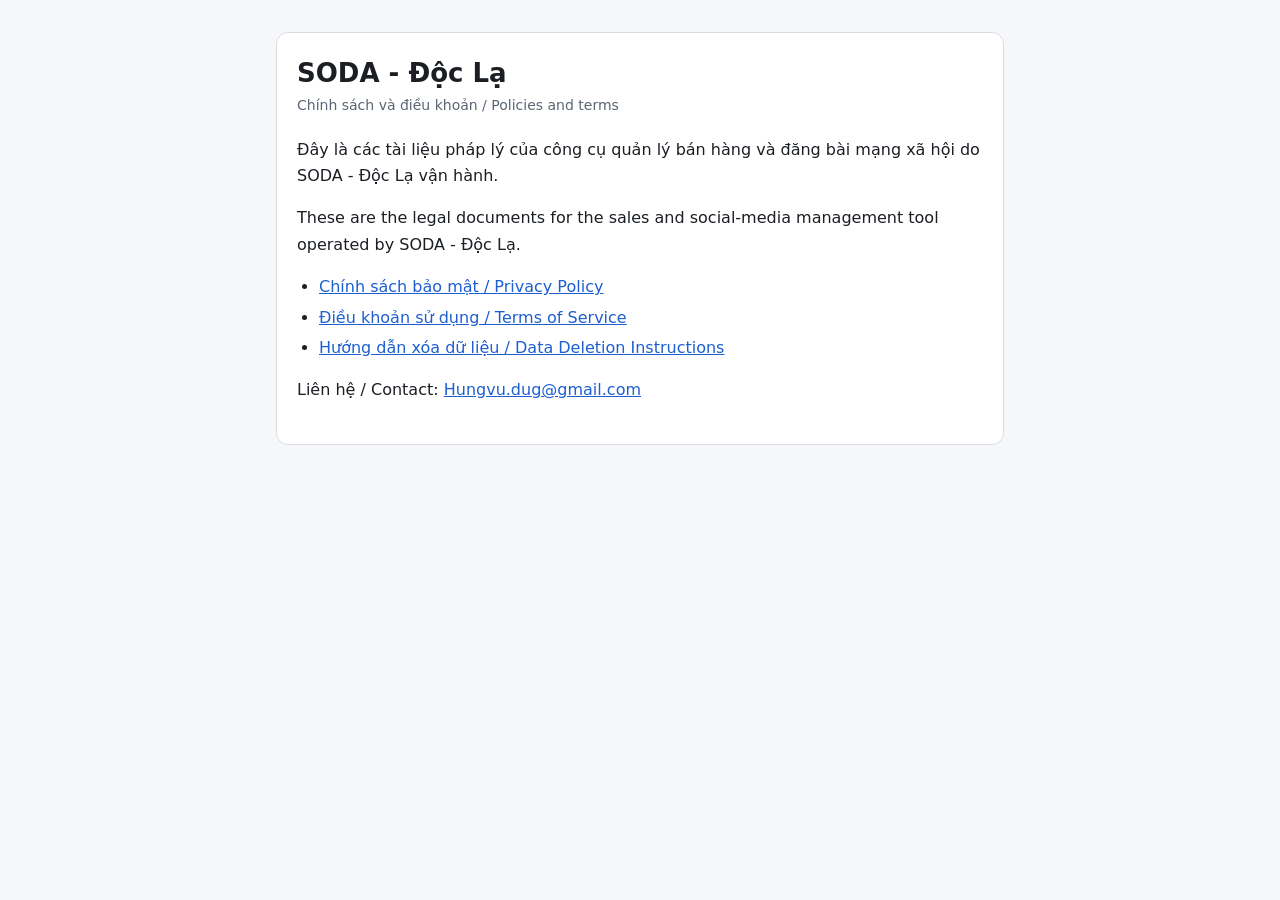
<file: index.html>
<!doctype html>
<html lang="vi">
<head>
<meta charset="utf-8">
<meta name="viewport" content="width=device-width, initial-scale=1">
<title>SODA - Độc Lạ | Chính sách và điều khoản</title>
<meta name="description" content="Chính sách bảo mật, điều khoản sử dụng và hướng dẫn xóa dữ liệu của công cụ quản lý SODA - Độc Lạ.">
<link rel="stylesheet" href="style.css">
</head>
<body>
<main>
  <article>
    <h1>SODA - Độc Lạ</h1>
    <p class="meta">Chính sách và điều khoản / Policies and terms</p>
    <p>Đây là các tài liệu pháp lý của công cụ quản lý bán hàng và đăng bài mạng xã hội do SODA - Độc Lạ vận hành.</p>
    <p>These are the legal documents for the sales and social-media management tool operated by SODA - Độc Lạ.</p>
    <ul>
      <li><a href="privacy.html">Chính sách bảo mật / Privacy Policy</a></li>
      <li><a href="terms.html">Điều khoản sử dụng / Terms of Service</a></li>
      <li><a href="data-deletion.html">Hướng dẫn xóa dữ liệu / Data Deletion Instructions</a></li>
    </ul>
    <p>Liên hệ / Contact: <a href="mailto:Hungvu.dug@gmail.com">Hungvu.dug@gmail.com</a></p>
  </article>
</main>
</body>
</html>
</file>
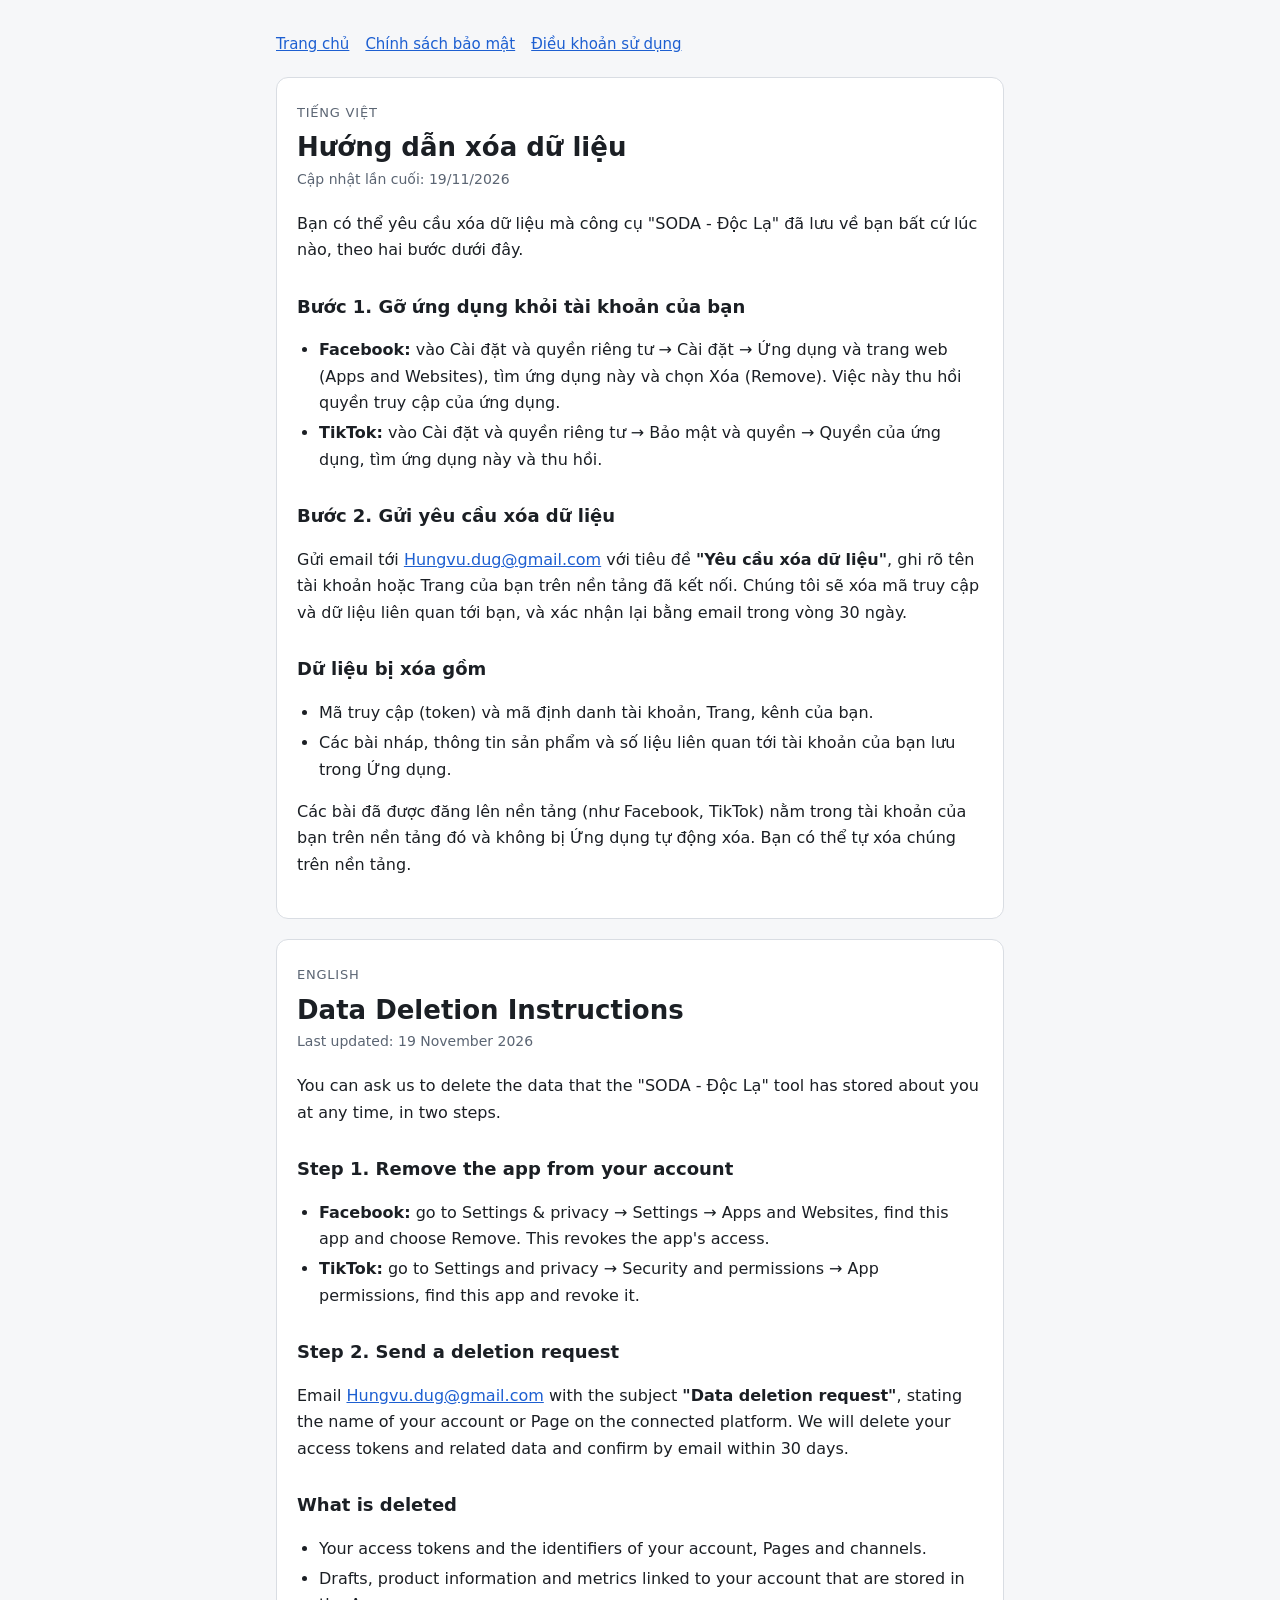
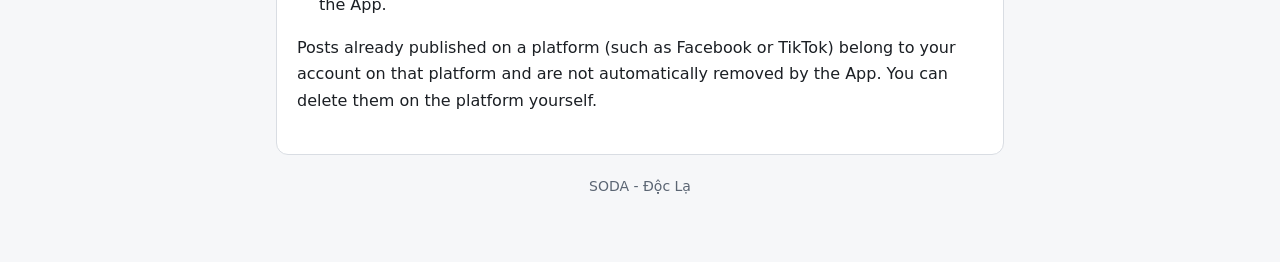
<file: data-deletion.html>
<!doctype html>
<html lang="vi">
<head>
<meta charset="utf-8">
<meta name="viewport" content="width=device-width, initial-scale=1">
<title>Hướng dẫn xóa dữ liệu | SODA - Độc Lạ</title>
<meta name="description" content="Cách yêu cầu xóa dữ liệu của bạn khỏi công cụ quản lý SODA - Độc Lạ.">
<link rel="stylesheet" href="style.css">
</head>
<body>
<main>
  <nav>
    <a href="index.html">Trang chủ</a>
    <a href="privacy.html">Chính sách bảo mật</a>
    <a href="terms.html">Điều khoản sử dụng</a>
  </nav>

  <article lang="vi">
    <p class="lang">Tiếng Việt</p>
    <h1>Hướng dẫn xóa dữ liệu</h1>
    <p class="meta">Cập nhật lần cuối: 19/11/2026</p>

    <p>Bạn có thể yêu cầu xóa dữ liệu mà công cụ "SODA - Độc Lạ" đã lưu về bạn bất cứ lúc nào, theo hai bước dưới đây.</p>

    <h2>Bước 1. Gỡ ứng dụng khỏi tài khoản của bạn</h2>
    <ul>
      <li><strong>Facebook:</strong> vào Cài đặt và quyền riêng tư → Cài đặt → Ứng dụng và trang web (Apps and Websites), tìm ứng dụng này và chọn Xóa (Remove). Việc này thu hồi quyền truy cập của ứng dụng.</li>
      <li><strong>TikTok:</strong> vào Cài đặt và quyền riêng tư → Bảo mật và quyền → Quyền của ứng dụng, tìm ứng dụng này và thu hồi.</li>
    </ul>

    <h2>Bước 2. Gửi yêu cầu xóa dữ liệu</h2>
    <p>Gửi email tới <a href="mailto:Hungvu.dug@gmail.com">Hungvu.dug@gmail.com</a> với tiêu đề <strong>"Yêu cầu xóa dữ liệu"</strong>, ghi rõ tên tài khoản hoặc Trang của bạn trên nền tảng đã kết nối. Chúng tôi sẽ xóa mã truy cập và dữ liệu liên quan tới bạn, và xác nhận lại bằng email trong vòng 30 ngày.</p>

    <h2>Dữ liệu bị xóa gồm</h2>
    <ul>
      <li>Mã truy cập (token) và mã định danh tài khoản, Trang, kênh của bạn.</li>
      <li>Các bài nháp, thông tin sản phẩm và số liệu liên quan tới tài khoản của bạn lưu trong Ứng dụng.</li>
    </ul>
    <p>Các bài đã được đăng lên nền tảng (như Facebook, TikTok) nằm trong tài khoản của bạn trên nền tảng đó và không bị Ứng dụng tự động xóa. Bạn có thể tự xóa chúng trên nền tảng.</p>
  </article>

  <article lang="en">
    <p class="lang">English</p>
    <h1>Data Deletion Instructions</h1>
    <p class="meta">Last updated: 19 November 2026</p>

    <p>You can ask us to delete the data that the "SODA - Độc Lạ" tool has stored about you at any time, in two steps.</p>

    <h2>Step 1. Remove the app from your account</h2>
    <ul>
      <li><strong>Facebook:</strong> go to Settings &amp; privacy → Settings → Apps and Websites, find this app and choose Remove. This revokes the app's access.</li>
      <li><strong>TikTok:</strong> go to Settings and privacy → Security and permissions → App permissions, find this app and revoke it.</li>
    </ul>

    <h2>Step 2. Send a deletion request</h2>
    <p>Email <a href="mailto:Hungvu.dug@gmail.com">Hungvu.dug@gmail.com</a> with the subject <strong>"Data deletion request"</strong>, stating the name of your account or Page on the connected platform. We will delete your access tokens and related data and confirm by email within 30 days.</p>

    <h2>What is deleted</h2>
    <ul>
      <li>Your access tokens and the identifiers of your account, Pages and channels.</li>
      <li>Drafts, product information and metrics linked to your account that are stored in the App.</li>
    </ul>
    <p>Posts already published on a platform (such as Facebook or TikTok) belong to your account on that platform and are not automatically removed by the App. You can delete them on the platform yourself.</p>
  </article>

  <footer>SODA - Độc Lạ</footer>
</main>
</body>
</html>
</file>
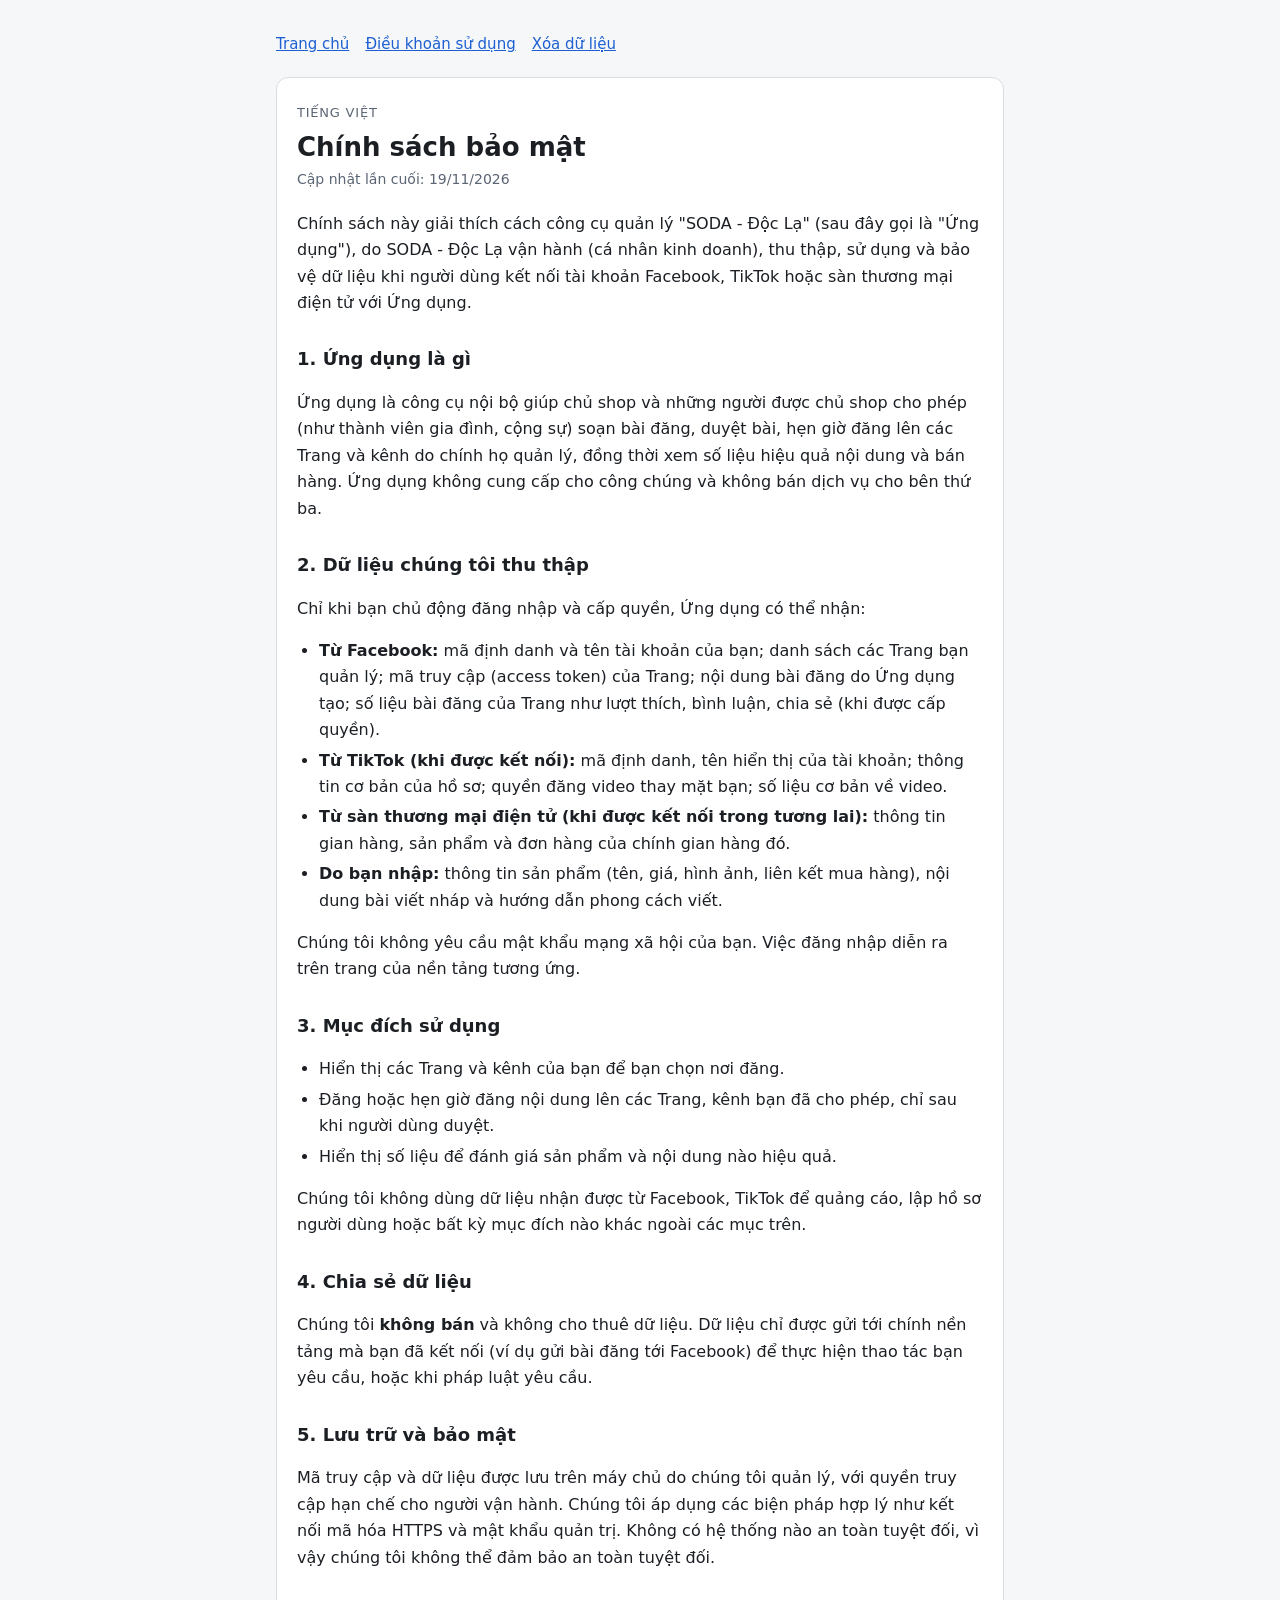
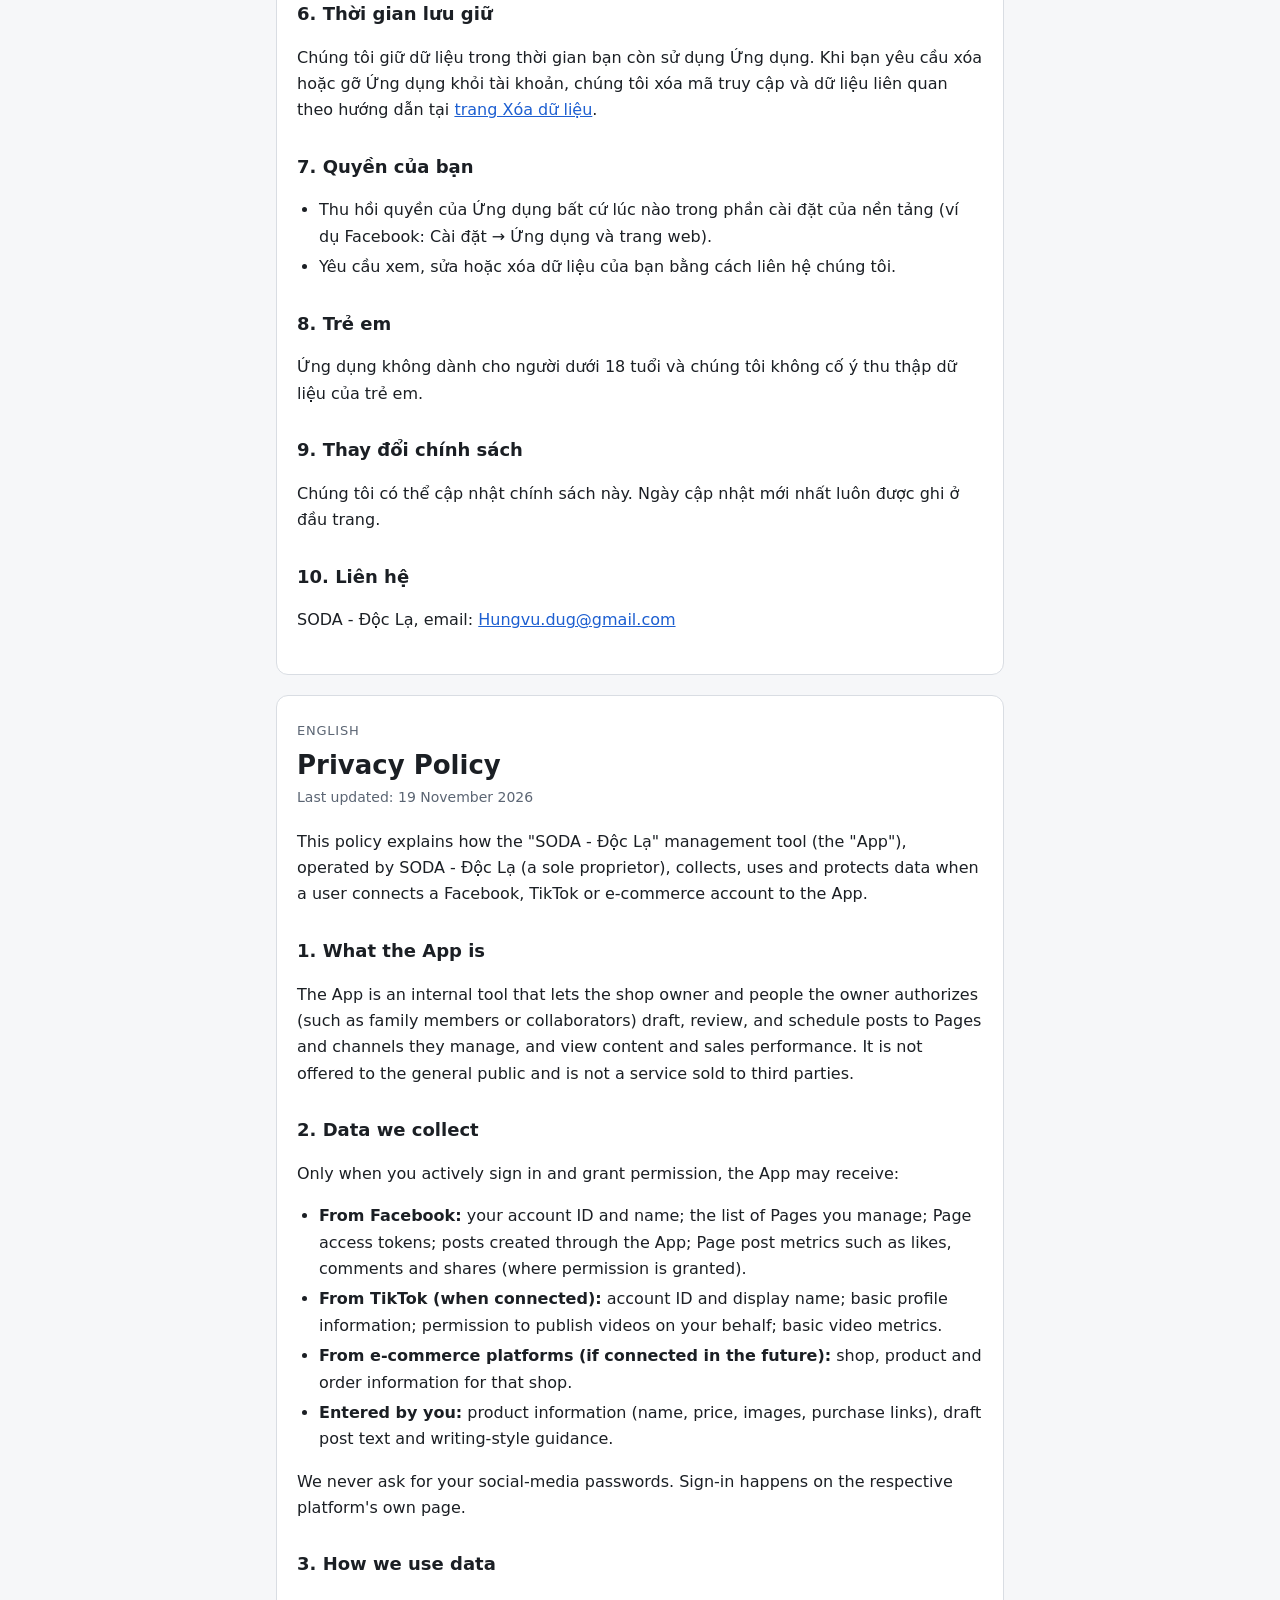
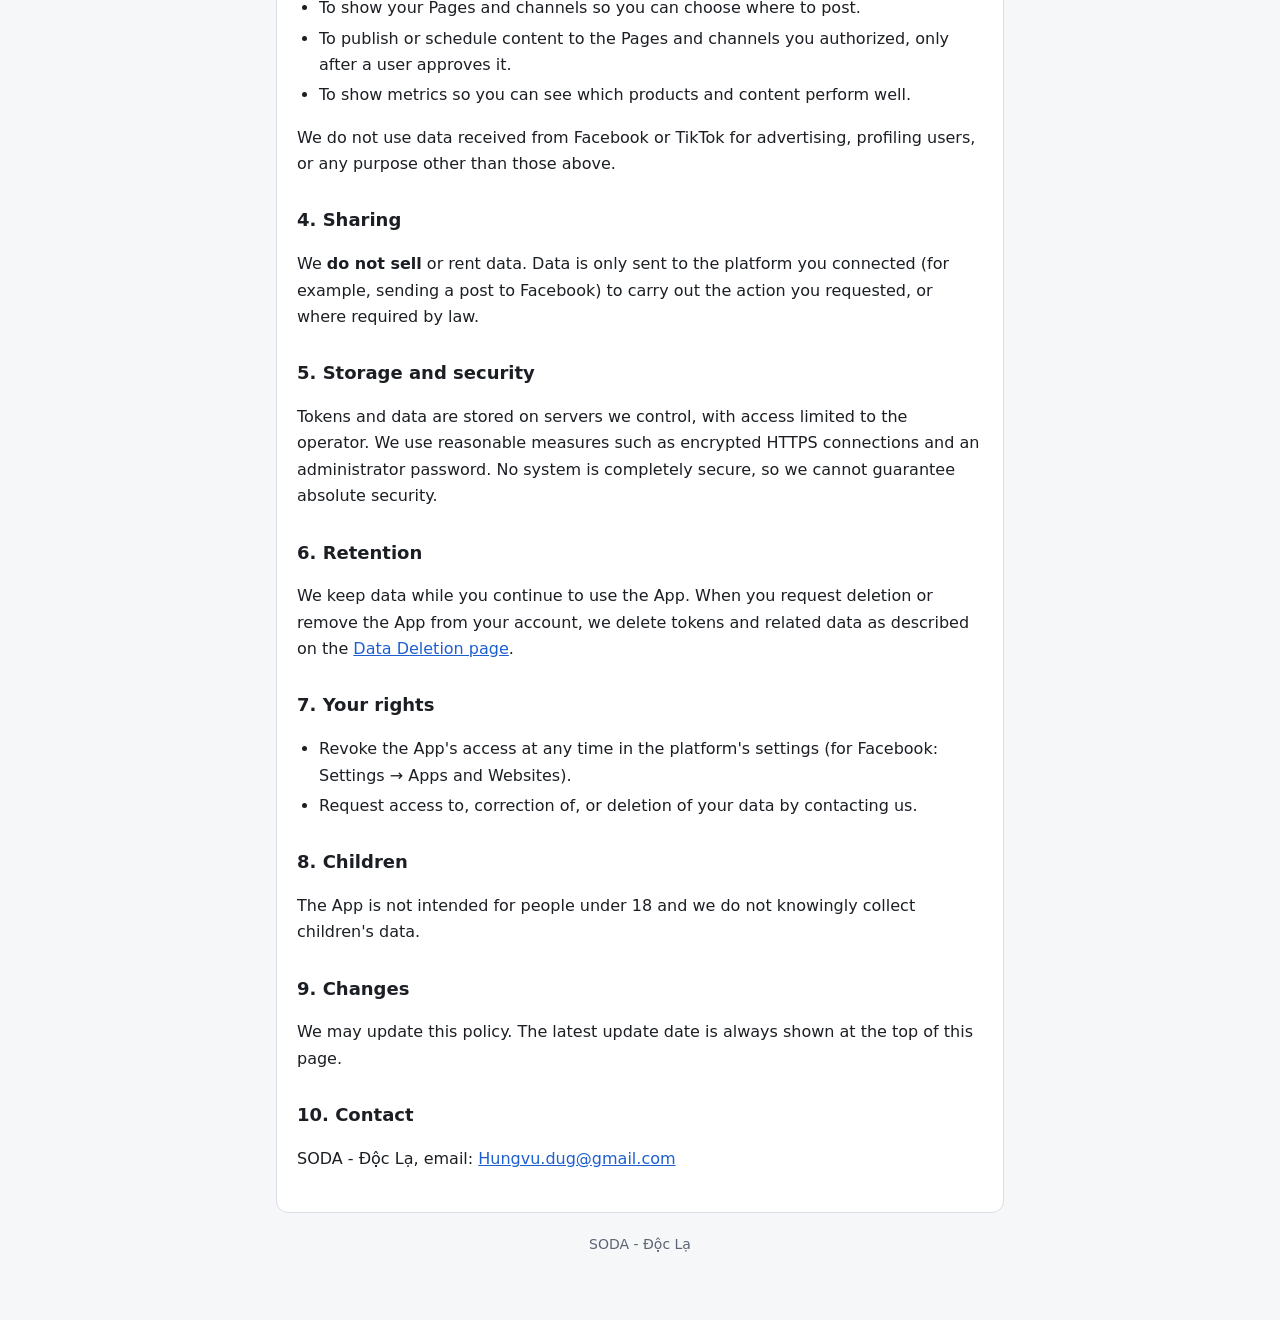
<file: privacy.html>
<!doctype html>
<html lang="vi">
<head>
<meta charset="utf-8">
<meta name="viewport" content="width=device-width, initial-scale=1">
<title>Chính sách bảo mật | SODA - Độc Lạ</title>
<meta name="description" content="Chính sách bảo mật của công cụ quản lý SODA - Độc Lạ: dữ liệu thu thập, mục đích sử dụng, lưu trữ và quyền của người dùng.">
<link rel="stylesheet" href="style.css">
</head>
<body>
<main>
  <nav>
    <a href="index.html">Trang chủ</a>
    <a href="terms.html">Điều khoản sử dụng</a>
    <a href="data-deletion.html">Xóa dữ liệu</a>
  </nav>

  <article lang="vi">
    <p class="lang">Tiếng Việt</p>
    <h1>Chính sách bảo mật</h1>
    <p class="meta">Cập nhật lần cuối: 19/11/2026</p>

    <p>Chính sách này giải thích cách công cụ quản lý "SODA - Độc Lạ" (sau đây gọi là "Ứng dụng"), do SODA - Độc Lạ vận hành (cá nhân kinh doanh), thu thập, sử dụng và bảo vệ dữ liệu khi người dùng kết nối tài khoản Facebook, TikTok hoặc sàn thương mại điện tử với Ứng dụng.</p>

    <h2>1. Ứng dụng là gì</h2>
    <p>Ứng dụng là công cụ nội bộ giúp chủ shop và những người được chủ shop cho phép (như thành viên gia đình, cộng sự) soạn bài đăng, duyệt bài, hẹn giờ đăng lên các Trang và kênh do chính họ quản lý, đồng thời xem số liệu hiệu quả nội dung và bán hàng. Ứng dụng không cung cấp cho công chúng và không bán dịch vụ cho bên thứ ba.</p>

    <h2>2. Dữ liệu chúng tôi thu thập</h2>
    <p>Chỉ khi bạn chủ động đăng nhập và cấp quyền, Ứng dụng có thể nhận:</p>
    <ul>
      <li><strong>Từ Facebook:</strong> mã định danh và tên tài khoản của bạn; danh sách các Trang bạn quản lý; mã truy cập (access token) của Trang; nội dung bài đăng do Ứng dụng tạo; số liệu bài đăng của Trang như lượt thích, bình luận, chia sẻ (khi được cấp quyền).</li>
      <li><strong>Từ TikTok (khi được kết nối):</strong> mã định danh, tên hiển thị của tài khoản; thông tin cơ bản của hồ sơ; quyền đăng video thay mặt bạn; số liệu cơ bản về video.</li>
      <li><strong>Từ sàn thương mại điện tử (khi được kết nối trong tương lai):</strong> thông tin gian hàng, sản phẩm và đơn hàng của chính gian hàng đó.</li>
      <li><strong>Do bạn nhập:</strong> thông tin sản phẩm (tên, giá, hình ảnh, liên kết mua hàng), nội dung bài viết nháp và hướng dẫn phong cách viết.</li>
    </ul>
    <p>Chúng tôi không yêu cầu mật khẩu mạng xã hội của bạn. Việc đăng nhập diễn ra trên trang của nền tảng tương ứng.</p>

    <h2>3. Mục đích sử dụng</h2>
    <ul>
      <li>Hiển thị các Trang và kênh của bạn để bạn chọn nơi đăng.</li>
      <li>Đăng hoặc hẹn giờ đăng nội dung lên các Trang, kênh bạn đã cho phép, chỉ sau khi người dùng duyệt.</li>
      <li>Hiển thị số liệu để đánh giá sản phẩm và nội dung nào hiệu quả.</li>
    </ul>
    <p>Chúng tôi không dùng dữ liệu nhận được từ Facebook, TikTok để quảng cáo, lập hồ sơ người dùng hoặc bất kỳ mục đích nào khác ngoài các mục trên.</p>

    <h2>4. Chia sẻ dữ liệu</h2>
    <p>Chúng tôi <strong>không bán</strong> và không cho thuê dữ liệu. Dữ liệu chỉ được gửi tới chính nền tảng mà bạn đã kết nối (ví dụ gửi bài đăng tới Facebook) để thực hiện thao tác bạn yêu cầu, hoặc khi pháp luật yêu cầu.</p>

    <h2>5. Lưu trữ và bảo mật</h2>
    <p>Mã truy cập và dữ liệu được lưu trên máy chủ do chúng tôi quản lý, với quyền truy cập hạn chế cho người vận hành. Chúng tôi áp dụng các biện pháp hợp lý như kết nối mã hóa HTTPS và mật khẩu quản trị. Không có hệ thống nào an toàn tuyệt đối, vì vậy chúng tôi không thể đảm bảo an toàn tuyệt đối.</p>

    <h2>6. Thời gian lưu giữ</h2>
    <p>Chúng tôi giữ dữ liệu trong thời gian bạn còn sử dụng Ứng dụng. Khi bạn yêu cầu xóa hoặc gỡ Ứng dụng khỏi tài khoản, chúng tôi xóa mã truy cập và dữ liệu liên quan theo hướng dẫn tại <a href="data-deletion.html">trang Xóa dữ liệu</a>.</p>

    <h2>7. Quyền của bạn</h2>
    <ul>
      <li>Thu hồi quyền của Ứng dụng bất cứ lúc nào trong phần cài đặt của nền tảng (ví dụ Facebook: Cài đặt → Ứng dụng và trang web).</li>
      <li>Yêu cầu xem, sửa hoặc xóa dữ liệu của bạn bằng cách liên hệ chúng tôi.</li>
    </ul>

    <h2>8. Trẻ em</h2>
    <p>Ứng dụng không dành cho người dưới 18 tuổi và chúng tôi không cố ý thu thập dữ liệu của trẻ em.</p>

    <h2>9. Thay đổi chính sách</h2>
    <p>Chúng tôi có thể cập nhật chính sách này. Ngày cập nhật mới nhất luôn được ghi ở đầu trang.</p>

    <h2>10. Liên hệ</h2>
    <p>SODA - Độc Lạ, email: <a href="mailto:Hungvu.dug@gmail.com">Hungvu.dug@gmail.com</a></p>
  </article>

  <article lang="en">
    <p class="lang">English</p>
    <h1>Privacy Policy</h1>
    <p class="meta">Last updated: 19 November 2026</p>

    <p>This policy explains how the "SODA - Độc Lạ" management tool (the "App"), operated by SODA - Độc Lạ (a sole proprietor), collects, uses and protects data when a user connects a Facebook, TikTok or e-commerce account to the App.</p>

    <h2>1. What the App is</h2>
    <p>The App is an internal tool that lets the shop owner and people the owner authorizes (such as family members or collaborators) draft, review, and schedule posts to Pages and channels they manage, and view content and sales performance. It is not offered to the general public and is not a service sold to third parties.</p>

    <h2>2. Data we collect</h2>
    <p>Only when you actively sign in and grant permission, the App may receive:</p>
    <ul>
      <li><strong>From Facebook:</strong> your account ID and name; the list of Pages you manage; Page access tokens; posts created through the App; Page post metrics such as likes, comments and shares (where permission is granted).</li>
      <li><strong>From TikTok (when connected):</strong> account ID and display name; basic profile information; permission to publish videos on your behalf; basic video metrics.</li>
      <li><strong>From e-commerce platforms (if connected in the future):</strong> shop, product and order information for that shop.</li>
      <li><strong>Entered by you:</strong> product information (name, price, images, purchase links), draft post text and writing-style guidance.</li>
    </ul>
    <p>We never ask for your social-media passwords. Sign-in happens on the respective platform's own page.</p>

    <h2>3. How we use data</h2>
    <ul>
      <li>To show your Pages and channels so you can choose where to post.</li>
      <li>To publish or schedule content to the Pages and channels you authorized, only after a user approves it.</li>
      <li>To show metrics so you can see which products and content perform well.</li>
    </ul>
    <p>We do not use data received from Facebook or TikTok for advertising, profiling users, or any purpose other than those above.</p>

    <h2>4. Sharing</h2>
    <p>We <strong>do not sell</strong> or rent data. Data is only sent to the platform you connected (for example, sending a post to Facebook) to carry out the action you requested, or where required by law.</p>

    <h2>5. Storage and security</h2>
    <p>Tokens and data are stored on servers we control, with access limited to the operator. We use reasonable measures such as encrypted HTTPS connections and an administrator password. No system is completely secure, so we cannot guarantee absolute security.</p>

    <h2>6. Retention</h2>
    <p>We keep data while you continue to use the App. When you request deletion or remove the App from your account, we delete tokens and related data as described on the <a href="data-deletion.html">Data Deletion page</a>.</p>

    <h2>7. Your rights</h2>
    <ul>
      <li>Revoke the App's access at any time in the platform's settings (for Facebook: Settings → Apps and Websites).</li>
      <li>Request access to, correction of, or deletion of your data by contacting us.</li>
    </ul>

    <h2>8. Children</h2>
    <p>The App is not intended for people under 18 and we do not knowingly collect children's data.</p>

    <h2>9. Changes</h2>
    <p>We may update this policy. The latest update date is always shown at the top of this page.</p>

    <h2>10. Contact</h2>
    <p>SODA - Độc Lạ, email: <a href="mailto:Hungvu.dug@gmail.com">Hungvu.dug@gmail.com</a></p>
  </article>

  <footer>SODA - Độc Lạ</footer>
</main>
</body>
</html>
</file>
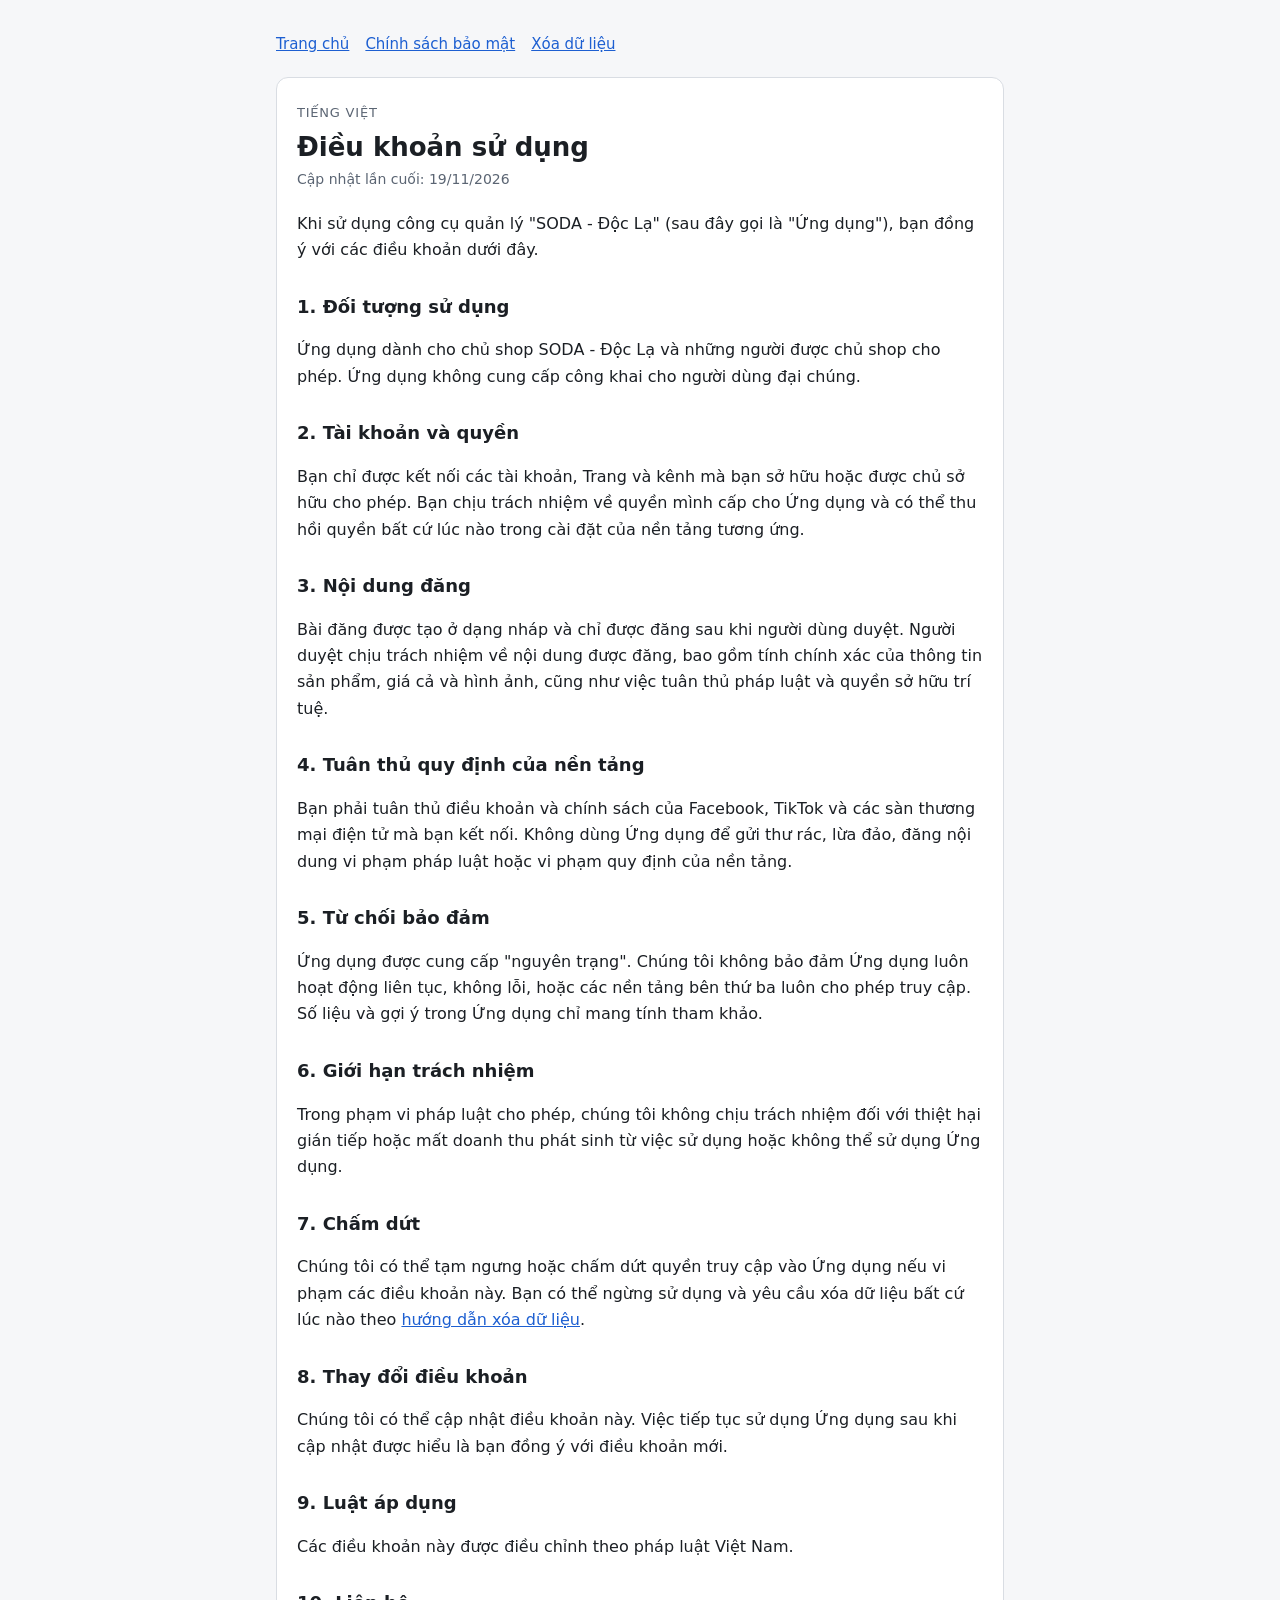
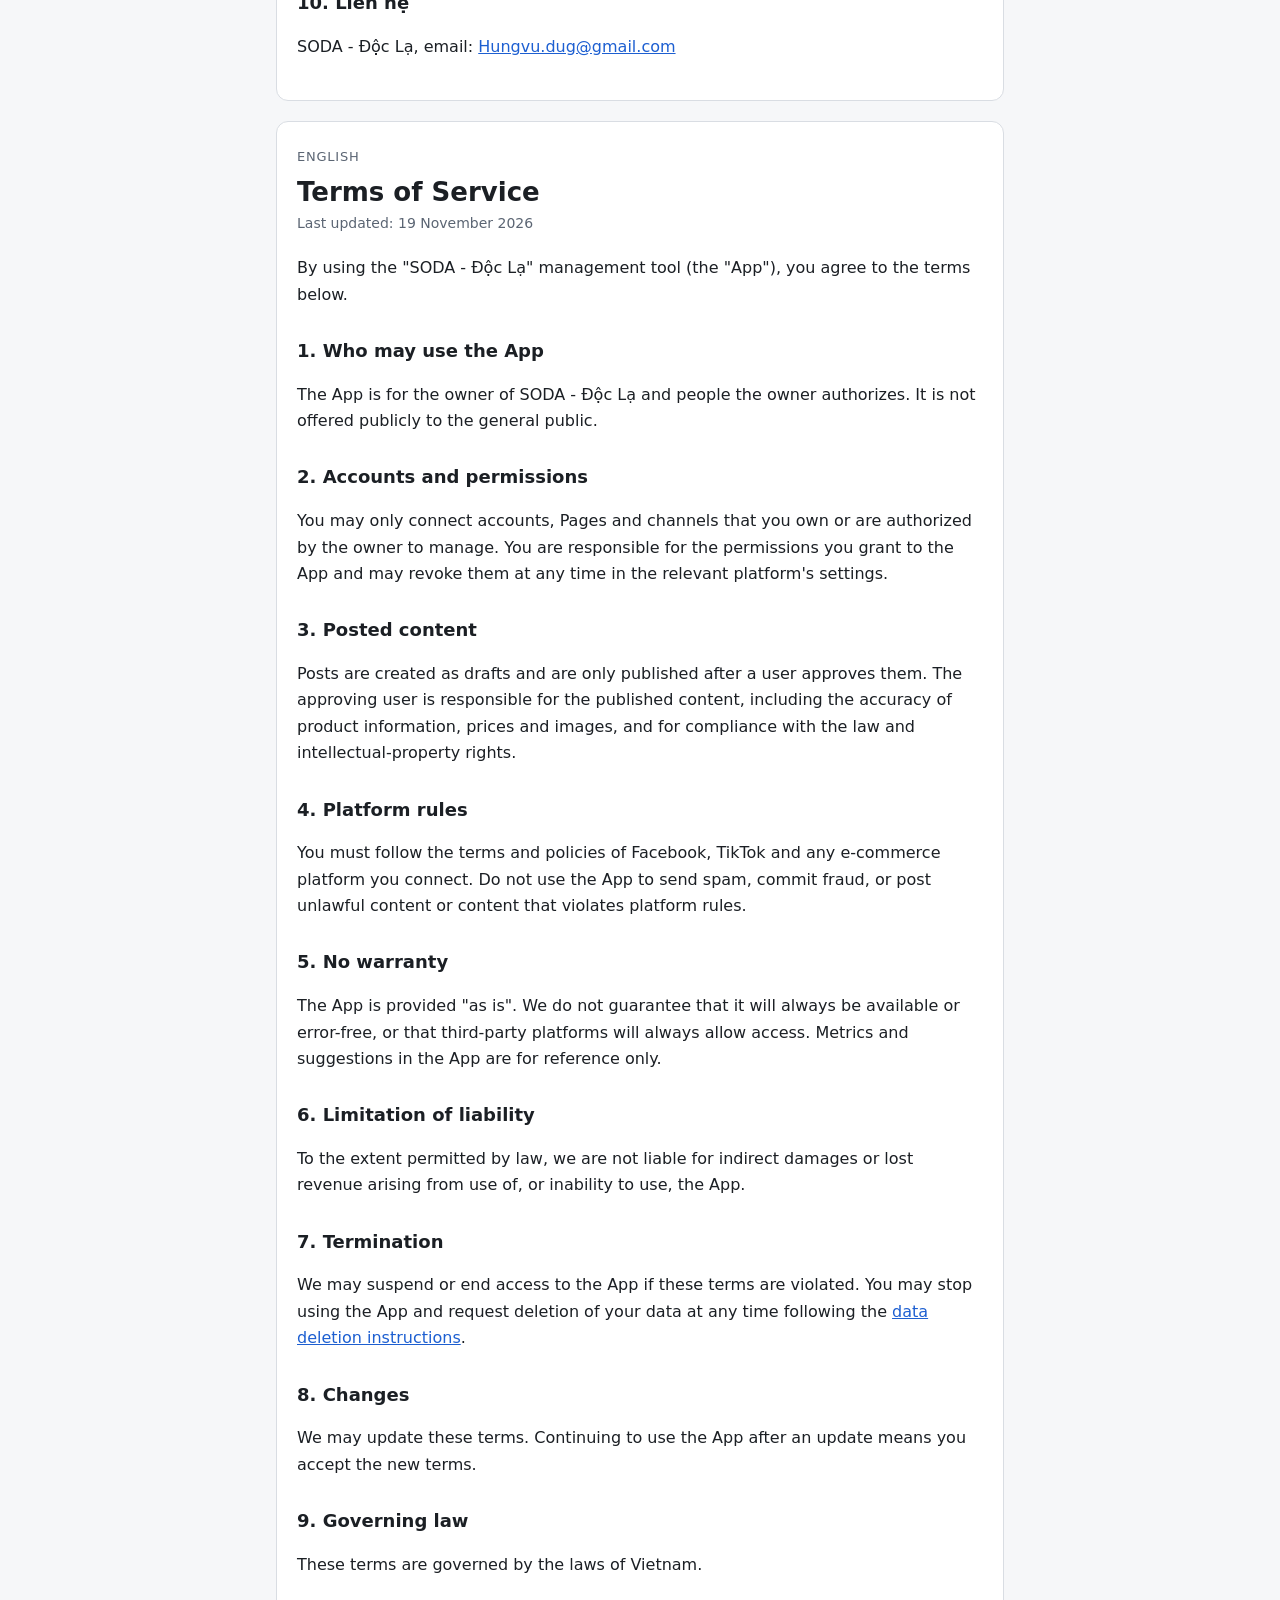
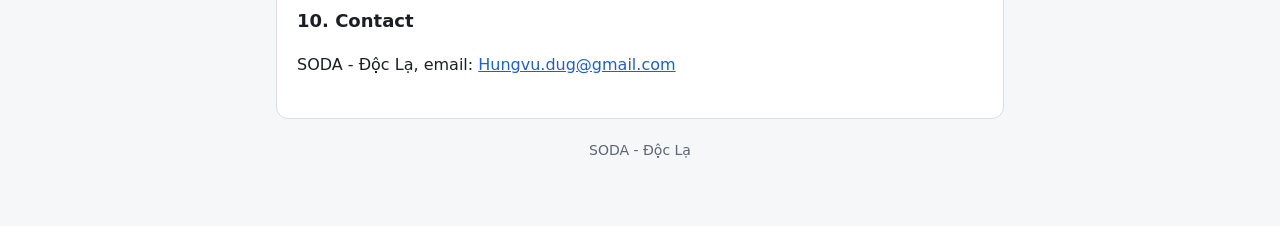
<file: terms.html>
<!doctype html>
<html lang="vi">
<head>
<meta charset="utf-8">
<meta name="viewport" content="width=device-width, initial-scale=1">
<title>Điều khoản sử dụng | SODA - Độc Lạ</title>
<meta name="description" content="Điều khoản sử dụng của công cụ quản lý SODA - Độc Lạ.">
<link rel="stylesheet" href="style.css">
</head>
<body>
<main>
  <nav>
    <a href="index.html">Trang chủ</a>
    <a href="privacy.html">Chính sách bảo mật</a>
    <a href="data-deletion.html">Xóa dữ liệu</a>
  </nav>

  <article lang="vi">
    <p class="lang">Tiếng Việt</p>
    <h1>Điều khoản sử dụng</h1>
    <p class="meta">Cập nhật lần cuối: 19/11/2026</p>

    <p>Khi sử dụng công cụ quản lý "SODA - Độc Lạ" (sau đây gọi là "Ứng dụng"), bạn đồng ý với các điều khoản dưới đây.</p>

    <h2>1. Đối tượng sử dụng</h2>
    <p>Ứng dụng dành cho chủ shop SODA - Độc Lạ và những người được chủ shop cho phép. Ứng dụng không cung cấp công khai cho người dùng đại chúng.</p>

    <h2>2. Tài khoản và quyền</h2>
    <p>Bạn chỉ được kết nối các tài khoản, Trang và kênh mà bạn sở hữu hoặc được chủ sở hữu cho phép. Bạn chịu trách nhiệm về quyền mình cấp cho Ứng dụng và có thể thu hồi quyền bất cứ lúc nào trong cài đặt của nền tảng tương ứng.</p>

    <h2>3. Nội dung đăng</h2>
    <p>Bài đăng được tạo ở dạng nháp và chỉ được đăng sau khi người dùng duyệt. Người duyệt chịu trách nhiệm về nội dung được đăng, bao gồm tính chính xác của thông tin sản phẩm, giá cả và hình ảnh, cũng như việc tuân thủ pháp luật và quyền sở hữu trí tuệ.</p>

    <h2>4. Tuân thủ quy định của nền tảng</h2>
    <p>Bạn phải tuân thủ điều khoản và chính sách của Facebook, TikTok và các sàn thương mại điện tử mà bạn kết nối. Không dùng Ứng dụng để gửi thư rác, lừa đảo, đăng nội dung vi phạm pháp luật hoặc vi phạm quy định của nền tảng.</p>

    <h2>5. Từ chối bảo đảm</h2>
    <p>Ứng dụng được cung cấp "nguyên trạng". Chúng tôi không bảo đảm Ứng dụng luôn hoạt động liên tục, không lỗi, hoặc các nền tảng bên thứ ba luôn cho phép truy cập. Số liệu và gợi ý trong Ứng dụng chỉ mang tính tham khảo.</p>

    <h2>6. Giới hạn trách nhiệm</h2>
    <p>Trong phạm vi pháp luật cho phép, chúng tôi không chịu trách nhiệm đối với thiệt hại gián tiếp hoặc mất doanh thu phát sinh từ việc sử dụng hoặc không thể sử dụng Ứng dụng.</p>

    <h2>7. Chấm dứt</h2>
    <p>Chúng tôi có thể tạm ngưng hoặc chấm dứt quyền truy cập vào Ứng dụng nếu vi phạm các điều khoản này. Bạn có thể ngừng sử dụng và yêu cầu xóa dữ liệu bất cứ lúc nào theo <a href="data-deletion.html">hướng dẫn xóa dữ liệu</a>.</p>

    <h2>8. Thay đổi điều khoản</h2>
    <p>Chúng tôi có thể cập nhật điều khoản này. Việc tiếp tục sử dụng Ứng dụng sau khi cập nhật được hiểu là bạn đồng ý với điều khoản mới.</p>

    <h2>9. Luật áp dụng</h2>
    <p>Các điều khoản này được điều chỉnh theo pháp luật Việt Nam.</p>

    <h2>10. Liên hệ</h2>
    <p>SODA - Độc Lạ, email: <a href="mailto:Hungvu.dug@gmail.com">Hungvu.dug@gmail.com</a></p>
  </article>

  <article lang="en">
    <p class="lang">English</p>
    <h1>Terms of Service</h1>
    <p class="meta">Last updated: 19 November 2026</p>

    <p>By using the "SODA - Độc Lạ" management tool (the "App"), you agree to the terms below.</p>

    <h2>1. Who may use the App</h2>
    <p>The App is for the owner of SODA - Độc Lạ and people the owner authorizes. It is not offered publicly to the general public.</p>

    <h2>2. Accounts and permissions</h2>
    <p>You may only connect accounts, Pages and channels that you own or are authorized by the owner to manage. You are responsible for the permissions you grant to the App and may revoke them at any time in the relevant platform's settings.</p>

    <h2>3. Posted content</h2>
    <p>Posts are created as drafts and are only published after a user approves them. The approving user is responsible for the published content, including the accuracy of product information, prices and images, and for compliance with the law and intellectual-property rights.</p>

    <h2>4. Platform rules</h2>
    <p>You must follow the terms and policies of Facebook, TikTok and any e-commerce platform you connect. Do not use the App to send spam, commit fraud, or post unlawful content or content that violates platform rules.</p>

    <h2>5. No warranty</h2>
    <p>The App is provided "as is". We do not guarantee that it will always be available or error-free, or that third-party platforms will always allow access. Metrics and suggestions in the App are for reference only.</p>

    <h2>6. Limitation of liability</h2>
    <p>To the extent permitted by law, we are not liable for indirect damages or lost revenue arising from use of, or inability to use, the App.</p>

    <h2>7. Termination</h2>
    <p>We may suspend or end access to the App if these terms are violated. You may stop using the App and request deletion of your data at any time following the <a href="data-deletion.html">data deletion instructions</a>.</p>

    <h2>8. Changes</h2>
    <p>We may update these terms. Continuing to use the App after an update means you accept the new terms.</p>

    <h2>9. Governing law</h2>
    <p>These terms are governed by the laws of Vietnam.</p>

    <h2>10. Contact</h2>
    <p>SODA - Độc Lạ, email: <a href="mailto:Hungvu.dug@gmail.com">Hungvu.dug@gmail.com</a></p>
  </article>

  <footer>SODA - Độc Lạ</footer>
</main>
</body>
</html>
</file>
<file: style.css>
:root {
  --bg: #f6f7f9;
  --card: #ffffff;
  --text: #1b1f24;
  --muted: #5b6573;
  --line: #d9dde3;
  --accent: #1d5fd1;
}
@media (prefers-color-scheme: dark) {
  :root {
    --bg: #14171a;
    --card: #1e2227;
    --text: #eceff3;
    --muted: #9aa4b2;
    --line: #343b44;
    --accent: #7aa7ff;
  }
}
* { box-sizing: border-box; }
body {
  margin: 0;
  background: var(--bg);
  color: var(--text);
  font: 16px/1.65 system-ui, -apple-system, "Segoe UI", Roboto, sans-serif;
}
main {
  max-width: 760px;
  margin: 0 auto;
  padding: 32px 16px 64px;
}
article {
  background: var(--card);
  border: 1px solid var(--line);
  border-radius: 12px;
  padding: 24px 20px;
  margin-bottom: 20px;
}
h1 { font-size: 26px; line-height: 1.25; margin: 0 0 4px; }
h2 { font-size: 18px; margin: 28px 0 8px; }
h3 { font-size: 16px; margin: 20px 0 6px; }
.meta { color: var(--muted); font-size: 14px; margin: 0 0 20px; }
a { color: var(--accent); }
ul { padding-left: 22px; }
li { margin: 4px 0; }
nav { display: flex; flex-wrap: wrap; gap: 8px 16px; margin: 0 0 20px; font-size: 15px; }
.lang { color: var(--muted); font-size: 13px; text-transform: uppercase; letter-spacing: .06em; margin: 0 0 8px; }
footer { color: var(--muted); font-size: 14px; text-align: center; }
</file>
